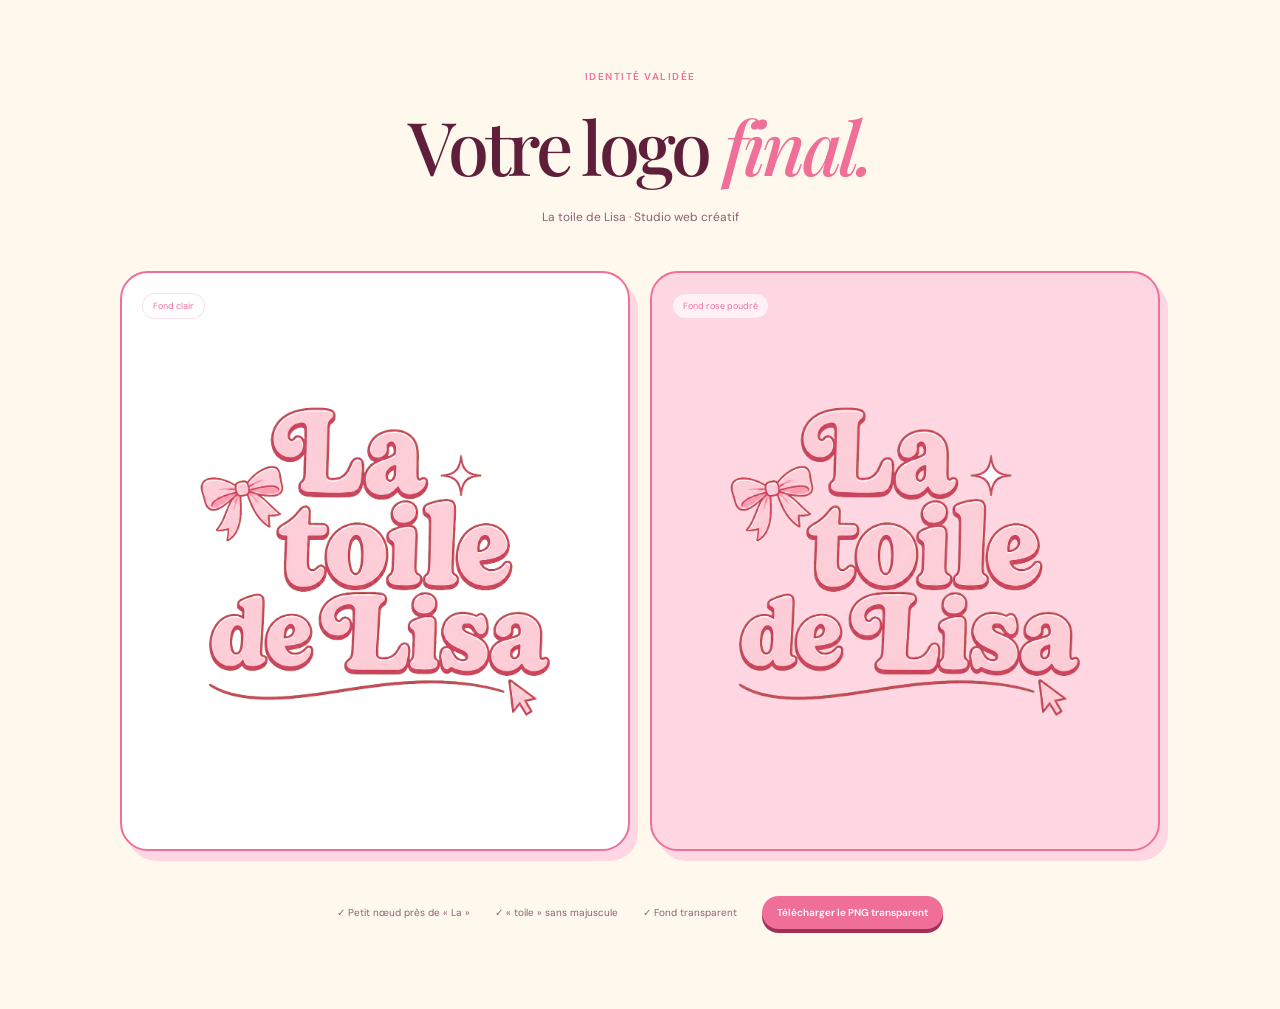
<file: logos.html>
<!doctype html>
<html lang="fr">
  <head>
    <meta charset="UTF-8" />
    <meta name="viewport" content="width=device-width, initial-scale=1.0" />
    <title>Logo final — La toile de Lisa</title>
    <link rel="preconnect" href="https://fonts.googleapis.com" />
    <link rel="preconnect" href="https://fonts.gstatic.com" crossorigin />
    <link
      href="https://fonts.googleapis.com/css2?family=DM+Sans:wght@400;500;600&family=Playfair+Display:ital,wght@0,500;1,500&display=swap"
      rel="stylesheet"
    />
    <link rel="stylesheet" href="logos.css" />
  </head>
  <body>
    <header>
      <p>Identité validée</p>
      <h1>Votre logo <em>final.</em></h1>
      <span>La toile de Lisa · Studio web créatif</span>
    </header>

    <main>
      <section class="showcase showcase-light">
        <span class="label">Fond clair</span>
        <img
          src="assets/logo-la-toile-de-lisa-final.png"
          alt="Logo La toile de Lisa"
          width="1002"
          height="891"
        />
      </section>
      <section class="showcase showcase-pink">
        <span class="label">Fond rose poudré</span>
        <img
          src="assets/logo-la-toile-de-lisa-final.png"
          alt="Logo La toile de Lisa sur fond rose"
          width="1002"
          height="891"
        />
      </section>
    </main>

    <footer>
      <p>✓ Petit nœud près de « La »</p>
      <p>✓ « toile » sans majuscule</p>
      <p>✓ Fond transparent</p>
      <a href="assets/logo-la-toile-de-lisa-transparent.png" download>
        Télécharger le PNG transparent
      </a>
    </footer>
  </body>
</html>
</file>
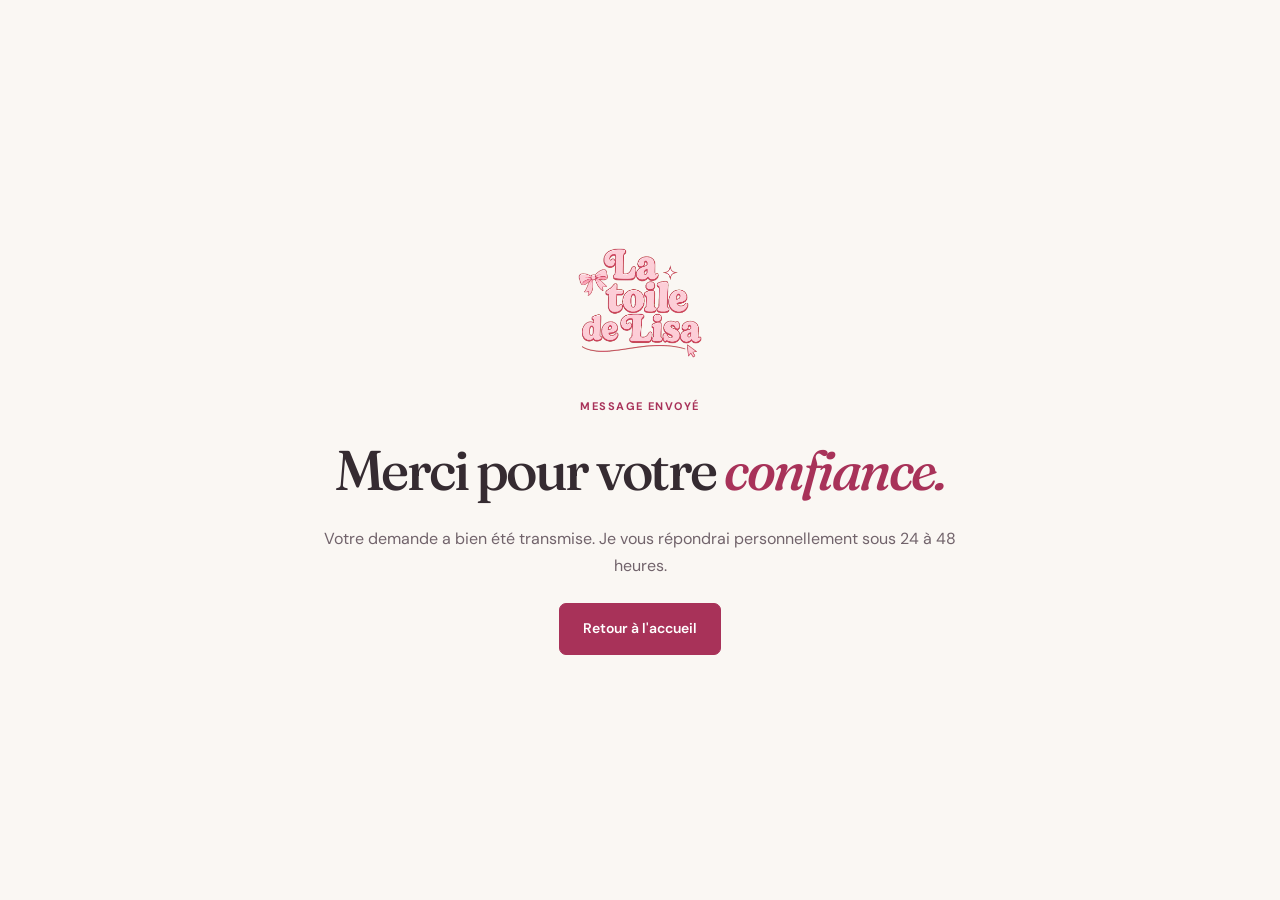
<file: merci.html>
<!doctype html>
<html lang="fr">
  <head>
    <meta charset="UTF-8" />
    <meta name="viewport" content="width=device-width, initial-scale=1.0" />
    <meta name="theme-color" content="#fff8ed" />
    <title>Merci — La toile de Lisa</title>
    <link rel="icon" href="/assets/favicon-logo-final-v8.png" type="image/png" />
    <link rel="shortcut icon" href="/favicon.ico?v=8" type="image/x-icon" />
    <link rel="preconnect" href="https://fonts.googleapis.com" />
    <link rel="preconnect" href="https://fonts.gstatic.com" crossorigin />
    <link
      href="https://fonts.googleapis.com/css2?family=DM+Sans:wght@400;500;600;700&family=Fraunces:opsz,wght@9..144,600;9..144,700&display=swap"
      rel="stylesheet"
    />
    <link rel="stylesheet" href="styles.css" />
  </head>
  <body class="thank-you-page">
    <main class="thank-you-card">
      <img
        class="thank-you-logo"
        src="assets/logo-la-toile-de-lisa-final.png"
        alt="La toile de Lisa"
        width="1002"
        height="891"
      />
      <p class="eyebrow">Message envoyé</p>
      <h1>Merci pour votre <em>confiance.</em></h1>
      <p>
        Votre demande a bien été transmise. Je vous répondrai personnellement
        sous 24 à 48 heures.
      </p>
      <a class="button" href="/">Retour à l'accueil</a>
    </main>
  </body>
</html>
</file>
<file: logos.css>
:root {
  --ink: #5f1f3a;
  --rose: #f06f98;
  --blush: #ffd7e2;
  --cream: #fff8ed;
  --line: #efbfd0;
  --muted: #8d6172;
}

* {
  box-sizing: border-box;
}

body {
  margin: 0;
  color: var(--ink);
  background: var(--cream);
  font-family: "DM Sans", sans-serif;
}

header {
  width: min(1040px, calc(100% - 40px));
  margin: auto;
  padding: 70px 0 45px;
  text-align: center;
}

header p {
  margin: 0 0 13px;
  color: var(--rose);
  font-size: 10px;
  font-weight: 600;
  letter-spacing: 0.15em;
  text-transform: uppercase;
}

h1 {
  margin: 0 0 10px;
  font-family: "Playfair Display", serif;
  font-size: clamp(48px, 7vw, 74px);
  font-weight: 500;
  letter-spacing: -0.05em;
}

h1 em {
  color: var(--rose);
  font-weight: inherit;
}

header span {
  color: var(--muted);
  font-size: 12px;
}

main {
  display: grid;
  width: min(1040px, calc(100% - 40px));
  margin: auto;
  grid-template-columns: 1fr 1fr;
  gap: 20px;
}

.showcase {
  position: relative;
  display: grid;
  min-height: 580px;
  place-items: center;
  padding: 55px;
  border: 2px solid var(--rose);
  border-radius: 28px;
  box-shadow: 8px 10px 0 var(--blush);
}

.showcase-light {
  background: #fff;
}

.showcase-pink {
  background: var(--blush);
}

.showcase img {
  display: block;
  width: min(370px, 100%);
  height: auto;
}

.label {
  position: absolute;
  top: 20px;
  left: 20px;
  padding: 6px 10px;
  border: 1px solid rgba(216, 93, 135, 0.18);
  border-radius: 99px;
  color: var(--rose);
  background: rgba(255, 255, 255, 0.65);
  font-size: 9px;
}

footer {
  display: flex;
  width: min(700px, calc(100% - 40px));
  margin: 45px auto 80px;
  justify-content: center;
  gap: 25px;
  color: var(--muted);
  font-size: 10px;
}

footer a {
  padding: 10px 15px;
  border-radius: 99px;
  color: #fff;
  background: var(--rose);
  box-shadow: 0 4px 0 #9f3157;
  font-weight: 600;
  text-decoration: none;
}

@media (max-width: 760px) {
  main {
    grid-template-columns: 1fr;
  }

  .showcase {
    min-height: 480px;
  }

  footer {
    align-items: center;
    flex-direction: column;
    gap: 5px;
  }

  footer p {
    margin: 0;
  }
}
</file>
<file: styles.css>
:root {
  --ink: #352b31;
  --ink-soft: #55464e;
  --muted: #71636b;
  --rose-dark: #a83259;
  --rose: #ce7892;
  --rose-soft: #f3dfe6;
  --blush: #faf1f4;
  --cream: #faf7f3;
  --paper: #fffdfa;
  --white: #fff;
  --line: #e7dce0;
  --radius: 16px;
}
* { box-sizing: border-box; }
html { scroll-behavior: smooth; scroll-padding-top: 110px; }
body { margin: 0; color: var(--ink); background: var(--paper); font-family: 'DM Sans', sans-serif; line-height: 1.7; -webkit-font-smoothing: antialiased; }
a { color: inherit; text-decoration: none; }
button, input, select, textarea { font: inherit; }
button, a { -webkit-tap-highlight-color: transparent; }
svg { width: 20px; height: 20px; flex-shrink: 0; }
img { max-width: 100%; }
.container { width: min(1160px, calc(100% - 64px)); margin-inline: auto; }
:focus-visible { outline: 3px solid var(--rose-dark); outline-offset: 5px; }
.skip-link { position: fixed; top: 12px; left: 12px; z-index: 200; padding: 12px 20px; background: var(--ink); color: white; transform: translateY(-160%); }
.skip-link:focus { transform: none; }
.site-header { position: sticky; top: 0; z-index: 100; background: rgba(255,253,250,.97); border-bottom: 1px solid var(--line); }
.nav-wrap { display: flex; min-height: 100px; align-items: center; justify-content: space-between; gap: 24px; }
.brand { display: inline-flex; }
.brand-logo img { width: 92px; height: auto; display: block; }
.main-nav { display: flex; gap: 26px; align-items: center; font-size: 13px; font-weight: 500; }
.main-nav a:not(.button):hover, .footer-links a:hover { color: var(--rose-dark); }
.menu-button { display: none; }
.button { display: inline-flex; min-height: 50px; justify-content: center; align-items: center; gap: 12px; padding: 13px 23px; border: 1px solid var(--rose-dark); border-radius: 7px; background: var(--rose-dark); color: white; font-size: 14px; font-weight: 600; cursor: pointer; transition: background .2s, transform .2s; }
.button:hover { background: #892545; border-color: #892545; transform: translateY(-2px); }
.button-small { min-height: 42px; padding: 10px 17px; font-size: 12px; }
.button-outline { background: transparent; color: var(--rose-dark); }
.button-outline:hover { color: white; }
.button:disabled { opacity: .6; cursor: wait; }
.text-link { display: inline-flex; align-items: center; gap: 10px; color: var(--rose-dark); font-size: 14px; font-weight: 600; }
.text-link:hover { text-decoration: underline; text-underline-offset: 5px; }
.hero { background: var(--cream); }
.hero-grid { padding-block: 86px 64px; }
.hero-copy { max-width: 970px; margin-inline: auto; text-align: center; }
.eyebrow { display: flex; align-items: center; gap: 9px; margin: 0 0 22px; color: var(--rose-dark); font-size: 11px; font-weight: 700; letter-spacing: .13em; text-transform: uppercase; }
.eyebrow svg { width: 15px; height: 15px; }
.hero .eyebrow { justify-content: center; }
h1, h2, h3, blockquote { font-family: 'Fraunces', Georgia, serif; font-weight: 500; }
h1, h2 { margin: 0; line-height: 1.13; letter-spacing: -.045em; text-wrap: balance; }
h1 { font-size: clamp(46px, 5.8vw, 80px); }
h1 em, h2 em { color: var(--rose-dark); font-weight: inherit; }
.hero-lead { max-width: 650px; margin: 26px auto 30px; font-size: 18px; color: var(--muted); }
.hero-actions { display: flex; justify-content: center; align-items: center; gap: 28px; }
.hero-signature { margin: 32px 0 0; color: var(--muted); font-size: 12px; }
.hero-highlights { display: grid; grid-template-columns: repeat(3, 1fr); padding-block: 25px; border-top: 1px solid var(--line); }
.hero-highlights span { display: flex; align-items: center; justify-content: center; gap: 12px; font-size: 13px; color: var(--ink-soft); }
.hero-highlights span + span { border-left: 1px solid var(--line); }
.hero-highlights svg { color: var(--rose-dark); width: 18px; height: 18px; }
.section { padding-block: 96px; }
.section-heading { max-width: 740px; margin-bottom: 44px; }
h2 { font-size: clamp(34px, 3.7vw, 48px); }
.section-heading > p:last-child, .tech-copy > p:not(.eyebrow), .faq-intro > p:not(.eyebrow) { color: var(--muted); margin: 22px 0 0; max-width: 620px; }
.service-grid { display: grid; grid-template-columns: 1.05fr 1fr 1fr; gap: 18px; }
.service-card { position: relative; padding: 28px; border: 1px solid var(--line); border-radius: var(--radius); background: white; }
.service-featured { grid-row: span 2; background: var(--blush); }
.service-number { position: absolute; top: 27px; right: 26px; font-size: 12px; color: var(--muted); }
.service-icon { color: var(--rose-dark); margin-bottom: 28px; }
.service-featured .service-icon { margin-bottom: 80px; }
h3 { font-size: 25px; margin: 0 0 12px; line-height: 1.25; letter-spacing: -.025em; }
.service-card p { margin: 0; font-size: 14px; color: var(--muted); }
.service-card ul { padding: 0; margin: 30px 0 0; list-style: none; display: grid; gap: 12px; font-size: 13px; }
.service-card li::before { content: '✓'; color: var(--rose-dark); margin-right: 10px; }
.about { background: var(--cream); }
.about-layout { display: grid; grid-template-columns: .8fr 1.2fr; gap: 90px; align-items: center; }
.about-visual { position: relative; max-width: 360px; }
.about-photo-frame { aspect-ratio: 4 / 5; overflow: hidden; border-radius: 16px; background: var(--rose-soft); }
.about-photo { display: block; width: 100%; height: 100%; object-fit: cover; }
.about-name { display: block; margin-top: 15px; font-size: 13px; color: var(--muted); }
.about-copy > p:not(.eyebrow) { color: var(--muted); font-size: 15px; }
.about-copy .about-lead { color: var(--ink-soft); font-size: 18px; }
.pricing-heading { margin-inline: auto; text-align: center; }
.pricing-heading .eyebrow { justify-content: center; }
.pricing-heading > p:last-child { margin-inline: auto; }
.pricing-grid { display: grid; grid-template-columns: repeat(3, minmax(0, 1fr)); gap: 20px; padding-top: 14px; }
.price-card { position: relative; display: flex; flex-direction: column; padding: 32px 27px; border: 1px solid var(--line); border-radius: var(--radius); background: white; }
.price-card-featured { border-color: var(--rose-dark); background: var(--blush); }
.popular-badge { position: absolute; top: -15px; left: 24px; display: flex; align-items: center; gap: 7px; margin: 0; padding: 6px 12px; border-radius: 4px; background: var(--rose-dark); color: white; font-size: 10px; font-weight: 600; }
.popular-badge svg { width: 13px; height: 13px; }
.price-label { color: var(--rose-dark); text-transform: uppercase; letter-spacing: .12em; font-size: 11px; font-weight: 700; margin: 4px 0 18px; }
.price-card h3 { font-size: 27px; }
.price-desc { min-height: 48px; color: var(--muted); font-size: 14px; margin: 10px 0 0; }
.price { display: flex; flex-direction: column; margin-block: 26px; padding-bottom: 24px; border-bottom: 1px solid var(--line); }
.price strong { font-size: clamp(24px, 2.4vw, 32px); font-weight: 600; letter-spacing: -.04em; white-space: nowrap; }
.price span { font-size: 12px; color: var(--muted); }
.check-list { display: grid; gap: 12px; list-style: none; padding: 0; margin: 0 0 32px; font-size: 13px; color: var(--ink-soft); }
.check-list li { display: flex; gap: 9px; }
.check-list li::before { content: '✓'; color: var(--rose-dark); }
.price-card .button { margin-top: auto; font-size: 13px; }
.pricing-note { max-width: 760px; margin: 28px auto 0; text-align: center; font-size: 13px; color: var(--muted); }
.pricing-note a { color: var(--rose-dark); text-decoration: underline; text-underline-offset: 3px; }
.technologies { background: var(--cream); }
.tech-layout { display: grid; grid-template-columns: 1fr 1fr; align-items: start; gap: 90px; }
.tech-pills { display: flex; flex-wrap: wrap; gap: 8px; margin-top: 28px; }
.tech-pills span { border: 1px solid var(--line); border-radius: 5px; padding: 6px 11px; font-size: 11px; color: var(--ink-soft); }
.capability-list { border-top: 1px solid var(--line); }
.capability-list article { display: grid; grid-template-columns: 28px minmax(0, 1fr) 24px; gap: 14px; align-items: center; padding: 25px 0; border-bottom: 1px solid var(--line); }
.capability-list article > span { color: var(--rose-dark); font-size: 11px; }
.capability-list h3 { font-size: 23px; margin-bottom: 6px; }
.capability-list p { color: var(--muted); font-size: 13px; margin: 0; }
.capability-list svg { color: var(--rose-dark); }
.steps { display: grid; grid-template-columns: repeat(4, 1fr); gap: 30px; }
.steps article > span { font-size: 13px; color: var(--rose-dark); font-weight: 600; }
.step-line { height: 1px; background: var(--line); margin-block: 20px 24px; }
.steps h3 { font-size: 23px; }
.steps p { color: var(--muted); font-size: 14px; margin: 0; }
.commitment { background: #3f2f38; color: var(--paper); }
.commitment-grid { display: grid; grid-template-columns: 1fr 1fr; gap: 90px; align-items: center; }
.quote-mark { font-family: Georgia, serif; font-size: 65px; line-height: .8; color: #e6b6c7; }
.commitment blockquote { margin: 16px 0 22px; font-size: clamp(27px, 3vw, 38px); line-height: 1.3; letter-spacing: -.025em; }
.commitment-quote > p { font-size: 13px; color: #d8c9d1; }
.commitment .eyebrow { color: #efc0d0; }
.commitment-list ul { margin: 26px 0 0; padding: 0; list-style: none; border-top: 1px solid #6b5863; }
.commitment-list li { display: grid; grid-template-columns: 22px 1fr 15px; gap: 15px; align-items: center; padding: 19px 0; border-bottom: 1px solid #6b5863; font-size: 14px; }
.commitment-list li span { font-size: 10px; color: #d8c9d1; }
.commitment-list i { font-style: normal; color: #efc0d0; }
.faq-layout { display: grid; grid-template-columns: .85fr 1.15fr; gap: 90px; }
.faq-intro .text-link { margin-top: 26px; }
.accordion details { border-top: 1px solid var(--line); }
.accordion details:last-child { border-bottom: 1px solid var(--line); }
.accordion summary { display: flex; justify-content: space-between; align-items: center; gap: 20px; padding: 22px 0; font-size: 16px; font-weight: 500; list-style: none; cursor: pointer; }
.accordion summary::-webkit-details-marker { display: none; }
.accordion summary span { color: var(--rose-dark); font-size: 23px; transition: transform .2s; }
.accordion details[open] summary span { transform: rotate(45deg); }
.accordion details p { color: var(--muted); font-size: 14px; margin: 0 28px 24px 0; }
.contact { padding-top: 0; }
.contact-card { display: grid; grid-template-columns: .9fr 1.1fr; gap: 55px; padding: 55px; background: var(--blush); border: 1px solid var(--line); border-radius: 20px; }
.contact h2 { font-size: clamp(34px, 3.6vw, 46px); }
.contact-copy > p:not(.eyebrow) { font-size: 15px; color: var(--muted); margin: 24px 0; }
.contact-details { display: flex; flex-direction: column; gap: 5px; }
.contact-details a { color: var(--rose-dark); font-size: 17px; overflow-wrap: anywhere; }
.contact-details span { color: var(--muted); font-size: 12px; }
.contact-form { display: grid; align-content: start; gap: 18px; min-width: 0; padding: 28px; border-radius: 12px; background: white; border: 1px solid var(--line); }
.form-row { display: grid; grid-template-columns: 1fr 1fr; gap: 14px; }
.contact-form label { display: grid; gap: 7px; font-size: 12px; font-weight: 600; color: var(--ink-soft); }
.contact-form input, .contact-form select, .contact-form textarea { width: 100%; min-width: 0; padding: 12px; border: 1px solid #d5c5cd; border-radius: 6px; background: white; color: var(--ink); font-size: 14px; }
.contact-form textarea { resize: vertical; }
.contact-form input::placeholder, .contact-form textarea::placeholder { color: var(--muted); }
.form-status { margin: 0; font-size: 12px; color: var(--rose-dark); }
.form-status:empty { display: none; }
.site-footer { padding: 56px 0 24px; background: var(--cream); border-top: 1px solid var(--line); }
.footer-main { display: grid; grid-template-columns: 1fr 1fr; gap: 40px; padding-bottom: 40px; }
.footer-logo img { width: 110px; }
.footer-main p { color: var(--muted); font-size: 14px; }
.footer-links { display: grid; grid-template-columns: 1fr 1fr; gap: 30px; }
.footer-links > div { display: flex; flex-direction: column; gap: 9px; font-size: 13px; color: var(--muted); }
.footer-links strong { color: var(--ink); margin-bottom: 8px; font-weight: 600; }
.footer-bottom { display: flex; justify-content: space-between; gap: 16px; padding-top: 22px; border-top: 1px solid var(--line); color: var(--muted); font-size: 11px; }
.thank-you-page { min-height: 100vh; display: grid; place-items: center; padding: 24px; background: var(--cream); }
.thank-you-card { width: min(680px, 100%); text-align: center; }
.thank-you-logo { width: 130px; height: auto; margin-bottom: 28px; }
.thank-you-card .eyebrow { justify-content: center; }
.thank-you-card h1 { font-size: clamp(36px, 6vw, 56px); }
.thank-you-card > p:not(.eyebrow) { color: var(--muted); margin-block: 24px; }
@media (max-width: 1000px) {
  .main-nav { gap: 17px; font-size: 12px; }
  .about-layout, .tech-layout, .faq-layout, .commitment-grid { gap: 45px; }
  .contact-card { gap: 30px; padding: 35px; }
  .price-card { padding-inline: 20px; }
}
@media (max-width: 820px) {
  html { scroll-padding-top: 90px; }
  .nav-wrap { min-height: 82px; }
  .brand-logo img { width: 74px; }
  .menu-button { position: relative; z-index: 102; display: grid; place-content: center; width: 44px; height: 44px; border: 1px solid var(--line); border-radius: 7px; background: transparent; color: var(--ink); cursor: pointer; }
  .menu-button span { width: 20px; height: 2px; margin: 3px 0; background: currentColor; transition: transform .2s; }
  .menu-button[aria-expanded='true'] span:first-child { transform: translateY(4px) rotate(45deg); }
  .menu-button[aria-expanded='true'] span:last-child { transform: translateY(-4px) rotate(-45deg); }
  .main-nav { display: none; position: absolute; top: 82px; left: 0; width: 100%; padding: 24px 32px; background: var(--paper); border-bottom: 1px solid var(--line); max-height: calc(100dvh - 82px); overflow-y: auto; }
  .main-nav.is-open { display: flex; flex-direction: column; align-items: stretch; gap: 0; }
  .main-nav > a:not(.button) { padding-block: 13px; font-size: 16px; }
  .main-nav .button { margin-top: 14px; }
  body.menu-open { overflow: hidden; }
  .hero-grid { padding-block: 65px 48px; }
  .hero-lead { font-size: 16px; }
  .service-grid { grid-template-columns: 1fr 1fr; }
  .service-featured { grid-column: span 2; grid-row: auto; }
  .service-featured .service-icon { margin-bottom: 28px; }
  .about-layout { grid-template-columns: .8fr 1.2fr; gap: 35px; }
  .pricing-grid { grid-template-columns: 1fr; gap: 30px; max-width: 560px; margin-inline: auto; }
  .price-card { padding: 30px; }
  .price strong { font-size: 32px; }
  .price-desc { min-height: 0; }
  .tech-layout, .faq-layout, .contact-card { grid-template-columns: 1fr; }
  .steps { grid-template-columns: 1fr 1fr; gap: 35px; }
  .commitment-grid { grid-template-columns: 1fr; }
}
@media (max-width: 600px) {
  .container { width: calc(100% - 40px); }
  .section { padding-block: 64px; }
  .hero-grid { padding-block: 52px 40px; }
  h1 { font-size: clamp(36px, 9vw, 50px); }
  h2 { font-size: 34px; }
  .hero-lead { margin-top: 22px; }
  .hero-actions { flex-direction: column; gap: 20px; }
  .hero-actions .button { width: 100%; }
  .hero-signature { font-size: 11px; max-width: 280px; margin-inline: auto; }
  .hero-highlights { grid-template-columns: 1fr; gap: 15px; padding-block: 24px; }
  .hero-highlights span { justify-content: flex-start; font-size: 12px; }
  .hero-highlights span + span { border: 0; }
  .eyebrow { font-size: 10px; letter-spacing: .1em; }
  .section-heading { margin-bottom: 30px; }
  .section-heading > p:last-child, .tech-copy > p:not(.eyebrow), .faq-intro > p:not(.eyebrow) { font-size: 15px; }
  .service-grid { grid-template-columns: 1fr; }
  .service-featured { grid-column: auto; }
  .service-card { padding: 25px; }
  .about-layout { grid-template-columns: 1fr; gap: 30px; }
  .about-visual { width: min(300px, 100%); margin-inline: auto; }
  .pricing-heading { text-align: left; }
  .pricing-heading .eyebrow { justify-content: flex-start; }
  .price-card { padding: 30px 24px; }
  .pricing-note { text-align: left; }
  .tech-layout, .faq-layout { gap: 32px; }
  .steps { gap: 30px 20px; }
  .steps h3 { font-size: 20px; }
  .steps p { font-size: 13px; }
  .commitment-grid { gap: 30px; }
  .commitment-list li { font-size: 13px; gap: 10px; }
  .accordion summary { font-size: 15px; }
  .contact { padding-top: 0; }
  .contact-card { padding: 30px 20px; border-radius: 14px; }
  .contact-form { padding: 20px 16px; }
  .form-row { grid-template-columns: 1fr; }
  .contact-form input, .contact-form select, .contact-form textarea { font-size: 16px; }
  .contact-form .button { font-size: 13px; padding-inline: 10px; }
  .footer-main { grid-template-columns: 1fr; gap: 24px; }
  .footer-bottom { flex-direction: column; }
  .footer-logo img { width: 100px; }
}
@media (prefers-reduced-motion: reduce) {
  html { scroll-behavior: auto; }
  *, *::before, *::after { transition: none !important; animation: none !important; }
}
</file>
